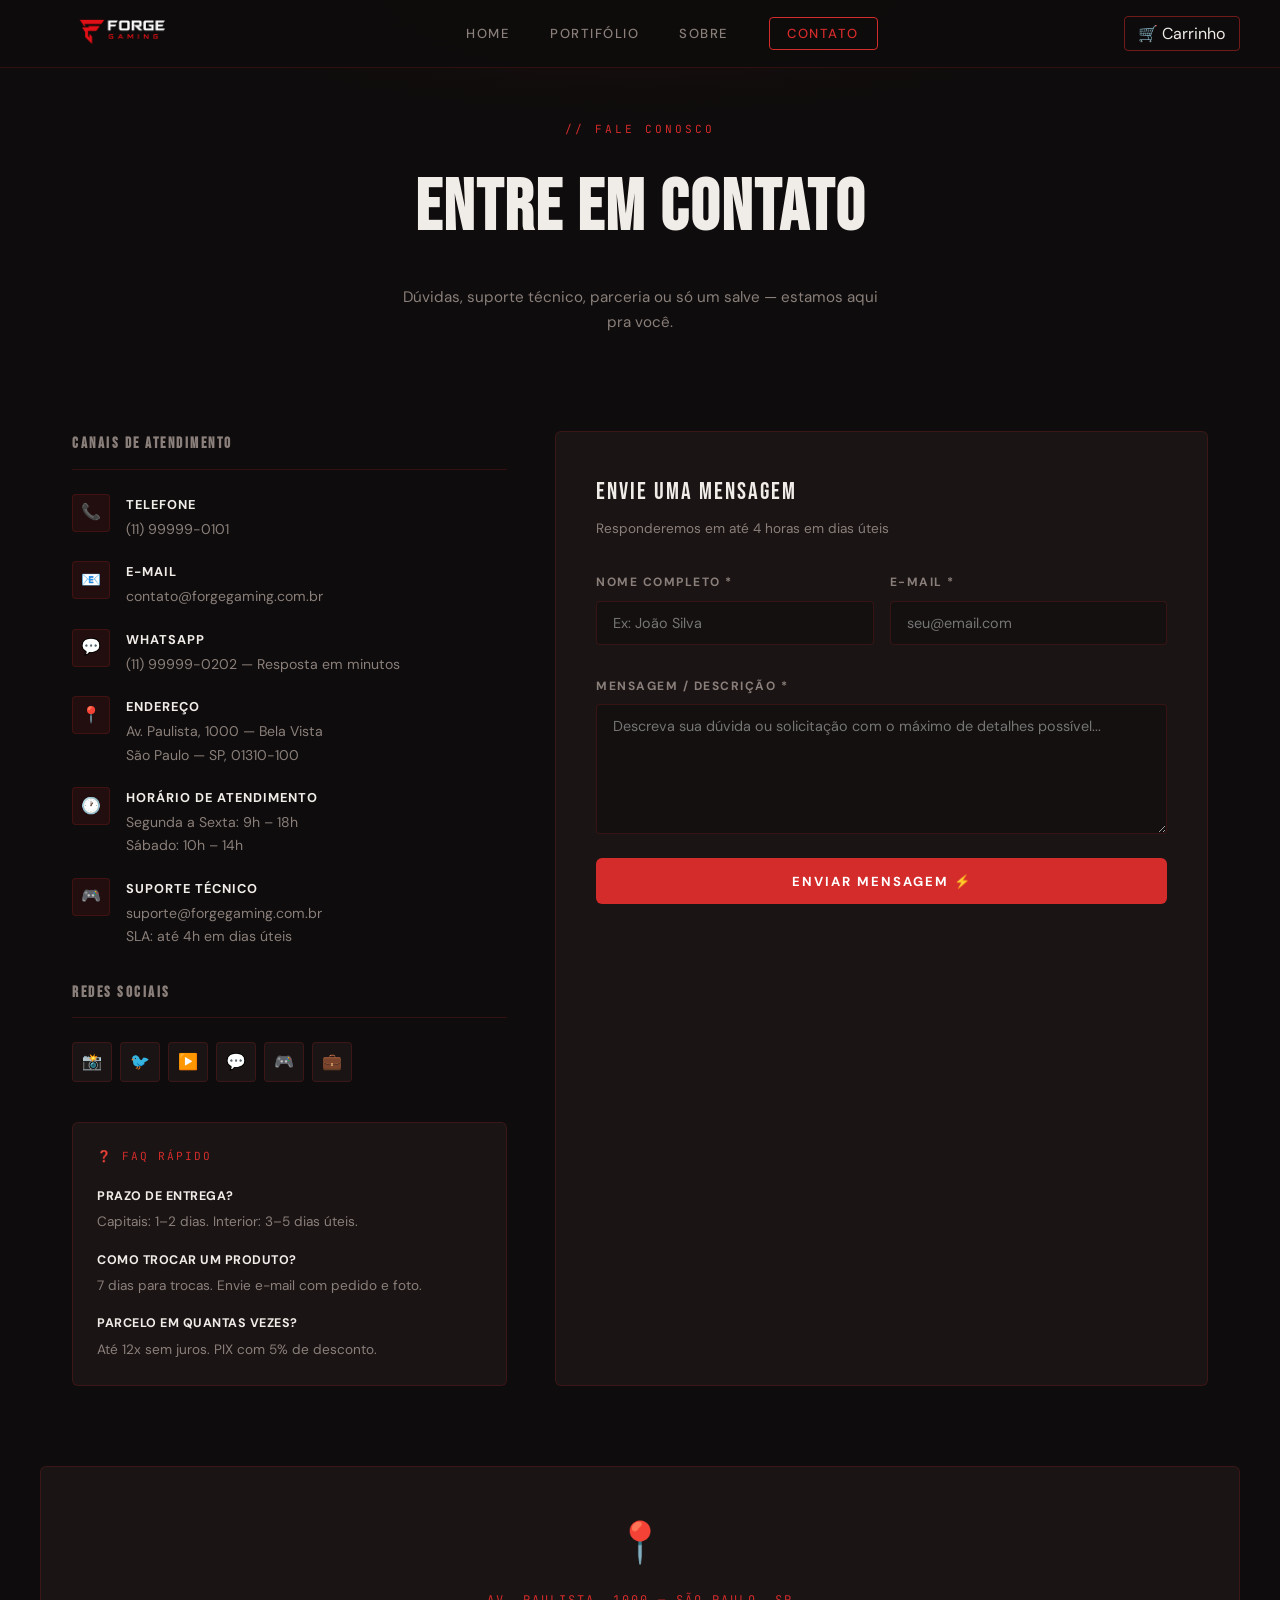
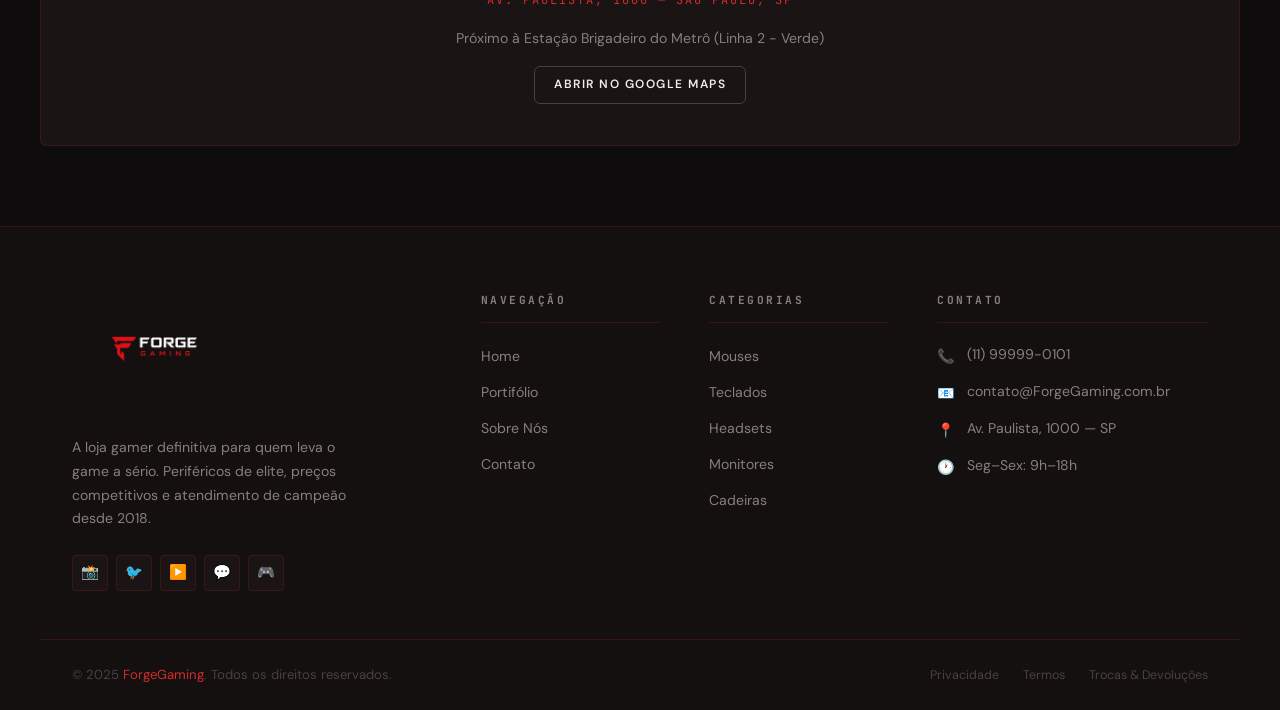
<file: pages/contato.html>
<!DOCTYPE html>
<html lang="pt-BR">
<head>
  <meta charset="UTF-8" />
  <meta name="viewport" content="width=device-width, initial-scale=1.0" />
  <meta name="description" content="Entre em contato com a NexusGear. Dúvidas, suporte, parcerias ou apenas um salve para a equipe." />
  <title>Contato | ForgeGaming</title>
  <link rel="stylesheet" href="../src/css/estilo.css" />
</head>
<body>

  
   <!-- ===== NAVIGATION ===== -->
    <nav id="navbar">
   <a href="../index.html" class="nav-logo">
  <img src="../src/assets/img/logo.jpg" alt="Forge Gaming Logo">
</a>
    <ul class="nav-links">
      <li><a href="../index.html" >Home</a></li>
      <li><a href="./portifolio.html">Portifólio</a></li>
      <li><a href="./sobre.html">Sobre</a></li>
      <li><a href="./contato.html" class="nav-cta active">Contato</a></li>
    </ul>
    <div style="display:flex; align-items:center; gap:1rem;">
      <button class="nav-cart-btn" onclick="openCart()" aria-label="Carrinho">
        🛒 Carrinho
        <span class="cart-count" id="cart-count-nav">0</span>
      </button>
      <div class="hamburger" aria-label="Menu" role="button" tabindex="0">
        <span></span><span></span><span></span>
      </div>
    </div>
  </nav>
  <!-- ===== CONTACT HERO ===== -->
  <section class="contact-hero">
    <div class="section-tag">// Fale conosco</div>
    <h1 class="section-title">Entre em Contato</h1>
    <p class="section-desc" style="margin: 1rem auto 0;">
      Dúvidas, suporte técnico, parceria ou só um salve — estamos aqui pra você.
    </p>
  </section>

  <!-- ===== CONTACT SECTION ===== -->
  <section class="container" style="padding-top: 3rem;">
    <div class="contact-wrapper">

      <!-- CONTACT INFO -->
      <div class="contact-info">
        <h3>Canais de Atendimento</h3>

        <div class="contact-item">
          <div class="contact-icon">📞</div>
          <div class="contact-detail">
            <strong>Telefone</strong>
            <span>(11) 99999-0101</span>
          </div>
        </div>

        <div class="contact-item">
          <div class="contact-icon">📧</div>
          <div class="contact-detail">
            <strong>E-mail</strong>
            <span>contato@forgegaming.com.br</span>
          </div>
        </div>

        <div class="contact-item">
          <div class="contact-icon">💬</div>
          <div class="contact-detail">
            <strong>WhatsApp</strong>
            <span>(11) 99999-0202 — Resposta em minutos</span>
          </div>
        </div>

        <div class="contact-item">
          <div class="contact-icon">📍</div>
          <div class="contact-detail">
            <strong>Endereço</strong>
            <span>Av. Paulista, 1000 — Bela Vista<br/>São Paulo — SP, 01310-100</span>
          </div>
        </div>

        <div class="contact-item">
          <div class="contact-icon">🕐</div>
          <div class="contact-detail">
            <strong>Horário de Atendimento</strong>
            <span>Segunda a Sexta: 9h – 18h<br/>Sábado: 10h – 14h</span>
          </div>
        </div>

        <div class="contact-item">
          <div class="contact-icon">🎮</div>
          <div class="contact-detail">
            <strong>Suporte Técnico</strong>
            <span>suporte@forgegaming.com.br<br/>SLA: até 4h em dias úteis</span>
          </div>
        </div>

        <h3 style="margin-top: 2rem;">Redes Sociais</h3>
        <div class="social-links-contact">
          <a href="#" class="social-btn" title="Instagram">📸</a>
          <a href="#" class="social-btn" title="Twitter/X">🐦</a>
          <a href="#" class="social-btn" title="YouTube">▶️</a>
          <a href="#" class="social-btn" title="Discord">💬</a>
          <a href="#" class="social-btn" title="Twitch">🎮</a>
          <a href="#" class="social-btn" title="LinkedIn">💼</a>
        </div>

        <!-- Quick FAQ -->
        <div style="margin-top: 2.5rem; background: var(--bg-card); border: 1px solid var(--border); border-radius: var(--radius); padding: 1.5rem;">
          <div style="font-family: var(--font-mono); font-size: 0.7rem; color: var(--accent); letter-spacing: 2px; margin-bottom: 1.25rem; text-transform: uppercase;">❓ FAQ Rápido</div>
          <div style="display: flex; flex-direction: column; gap: 1rem;">
            <div>
              <p style="font-size: 0.78rem; font-weight: 700; color: var(--text-primary); margin-bottom: 0.3rem; text-transform: uppercase; letter-spacing: 0.5px;">Prazo de entrega?</p>
              <p style="color: var(--text-muted); font-size: 0.85rem;">Capitais: 1–2 dias. Interior: 3–5 dias úteis.</p>
            </div>
            <div>
              <p style="font-size: 0.78rem; font-weight: 700; color: var(--text-primary); margin-bottom: 0.3rem; text-transform: uppercase; letter-spacing: 0.5px;">Como trocar um produto?</p>
              <p style="color: var(--text-muted); font-size: 0.85rem;">7 dias para trocas. Envie e-mail com pedido e foto.</p>
            </div>
            <div>
              <p style="font-size: 0.78rem; font-weight: 700; color: var(--text-primary); margin-bottom: 0.3rem; text-transform: uppercase; letter-spacing: 0.5px;">Parcelo em quantas vezes?</p>
              <p style="color: var(--text-muted); font-size: 0.85rem;">Até 12x sem juros. PIX com 5% de desconto.</p>
            </div>
          </div>
        </div>
      </div>

      <!-- CONTACT FORM -->
      <div class="contact-form-box">
        <div class="form-title">Envie uma Mensagem</div>
        <div class="form-subtitle">Responderemos em até 4 horas em dias úteis</div>

        <form id="contact-form" novalidate>
          <div class="form-row">
            <div class="form-group">
              <label for="nome">Nome Completo *</label>
              <input type="text" id="nome" name="nome" placeholder="Ex: João Silva" required autocomplete="name" />
              <span class="error-msg">Campo obrigatório</span>
            </div>
            <div class="form-group">
              <label for="email">E-mail *</label>
              <input type="email" id="email" name="email" placeholder="seu@email.com" required autocomplete="email" />
              <span class="error-msg">Campo obrigatório</span>
            </div>
          </div>

          <div class="form-group">
            <label for="descricao">Mensagem / Descrição *</label>
            <textarea id="descricao" name="descricao" placeholder="Descreva sua dúvida ou solicitação com o máximo de detalhes possível..." required minlength="10"></textarea>
            <span class="error-msg">Campo obrigatório</span>
          </div>

          <button type="submit" class="btn-submit">
            ENVIAR MENSAGEM ⚡
          </button>
        </form>

        <div class="form-success">
          <span class="success-icon">✅</span>
          <h3>Mensagem Enviada!</h3>
          <p>Obrigado pelo contato. Nossa equipe responderá em até 4 horas em dias úteis.</p>
        </div>
      </div>

    </div>
  </section>

  <!-- ===== MAP PLACEHOLDER ===== -->
  <section style="padding: 0 2rem 5rem;">
    <div class="container" style="padding:0">
      <div style="background: var(--bg-card); border: 1px solid var(--border); border-radius: var(--radius); overflow: hidden; height: 280px; display: flex; align-items: center; justify-content: center; flex-direction: column; gap: 1rem;">
        <span style="font-size: 2.5rem;">📍</span>
        <p style="font-family: var(--font-mono); font-size: 0.75rem; color: var(--accent); letter-spacing: 2px; text-transform: uppercase;">Av. Paulista, 1000 — São Paulo, SP</p>
        <p style="color: var(--text-muted); font-size: 0.88rem;">Próximo à Estação Brigadeiro do Metrô (Linha 2 - Verde)</p>
        <a href="https://maps.google.com" target="_blank" rel="noopener" class="btn-secondary" style="font-size:0.75rem; padding: 0.5rem 1.2rem;">
          ABRIR NO GOOGLE MAPS
        </a>
      </div>
    </div>
  </section>

  <!-- ===== FOOTER ===== -->
  <footer>
    <div class="footer-grid">
      <div class="footer-brand">
         <a href="index.html" class="nav-logo">
  <img src="../src/assets/img/logo.jpg" alt="Forge Gaming Logo">
</a>
        <p class="footer-desc">A loja gamer definitiva para quem leva o game a sério. Periféricos de elite, preços competitivos e atendimento de campeão desde 2018.</p>
        <div class="social-links">
          <a href="#" class="social-link">📸</a>
          <a href="#" class="social-link">🐦</a>
          <a href="#" class="social-link">▶️</a>
          <a href="#" class="social-link">💬</a>
          <a href="#" class="social-link">🎮</a>
        </div>
      </div>
      <div class="footer-col">
        <h4>Navegação</h4>
        <ul class="footer-links">
          <li><a href="../index.html">Home</a></li>
          <li><a href="../pages/portifolio.html">Portifólio</a></li>
          <li><a href="../pages/sobre.html">Sobre Nós</a></li>
          <li><a href="../pages/contato.html">Contato</a></li>
        </ul>
      </div>
      <div class="footer-col">
        <h4>Categorias</h4>
        <ul class="footer-links">
          <li><a href="portifolio.html?cat=mouse">Mouses</a></li>
          <li><a href="portifolio.html?cat=teclado">Teclados</a></li>
          <li><a href="portifolio.html?cat=headset">Headsets</a></li>
          <li><a href="portifolio.html?cat=monitor">Monitores</a></li>
          <li><a href="portifolio.html?cat=cadeira">Cadeiras</a></li>
        </ul>
      </div>
      <div class="footer-col">
        <h4>Contato</h4>
        <div class="footer-contact-item"><span>📞</span><span>(11) 99999-0101</span></div>
        <div class="footer-contact-item"><span>📧</span><span>contato@ForgeGaming.com.br</span></div>
        <div class="footer-contact-item"><span>📍</span><span>Av. Paulista, 1000 — SP</span></div>
        <div class="footer-contact-item"><span>🕐</span><span>Seg–Sex: 9h–18h</span></div>
      </div>
    </div>
    <div class="footer-bottom">
      <p>© 2025 <span>ForgeGaming</span>. Todos os direitos reservados.</p>
      <div class="footer-bottom-links">
        <a href="#">Privacidade</a>
        <a href="#">Termos</a>
        <a href="#">Trocas &amp; Devoluções</a>
      </div>
    </div>
  </footer>

  <script src="../src/js/script.js"></script>
</body>
</html>
</file>
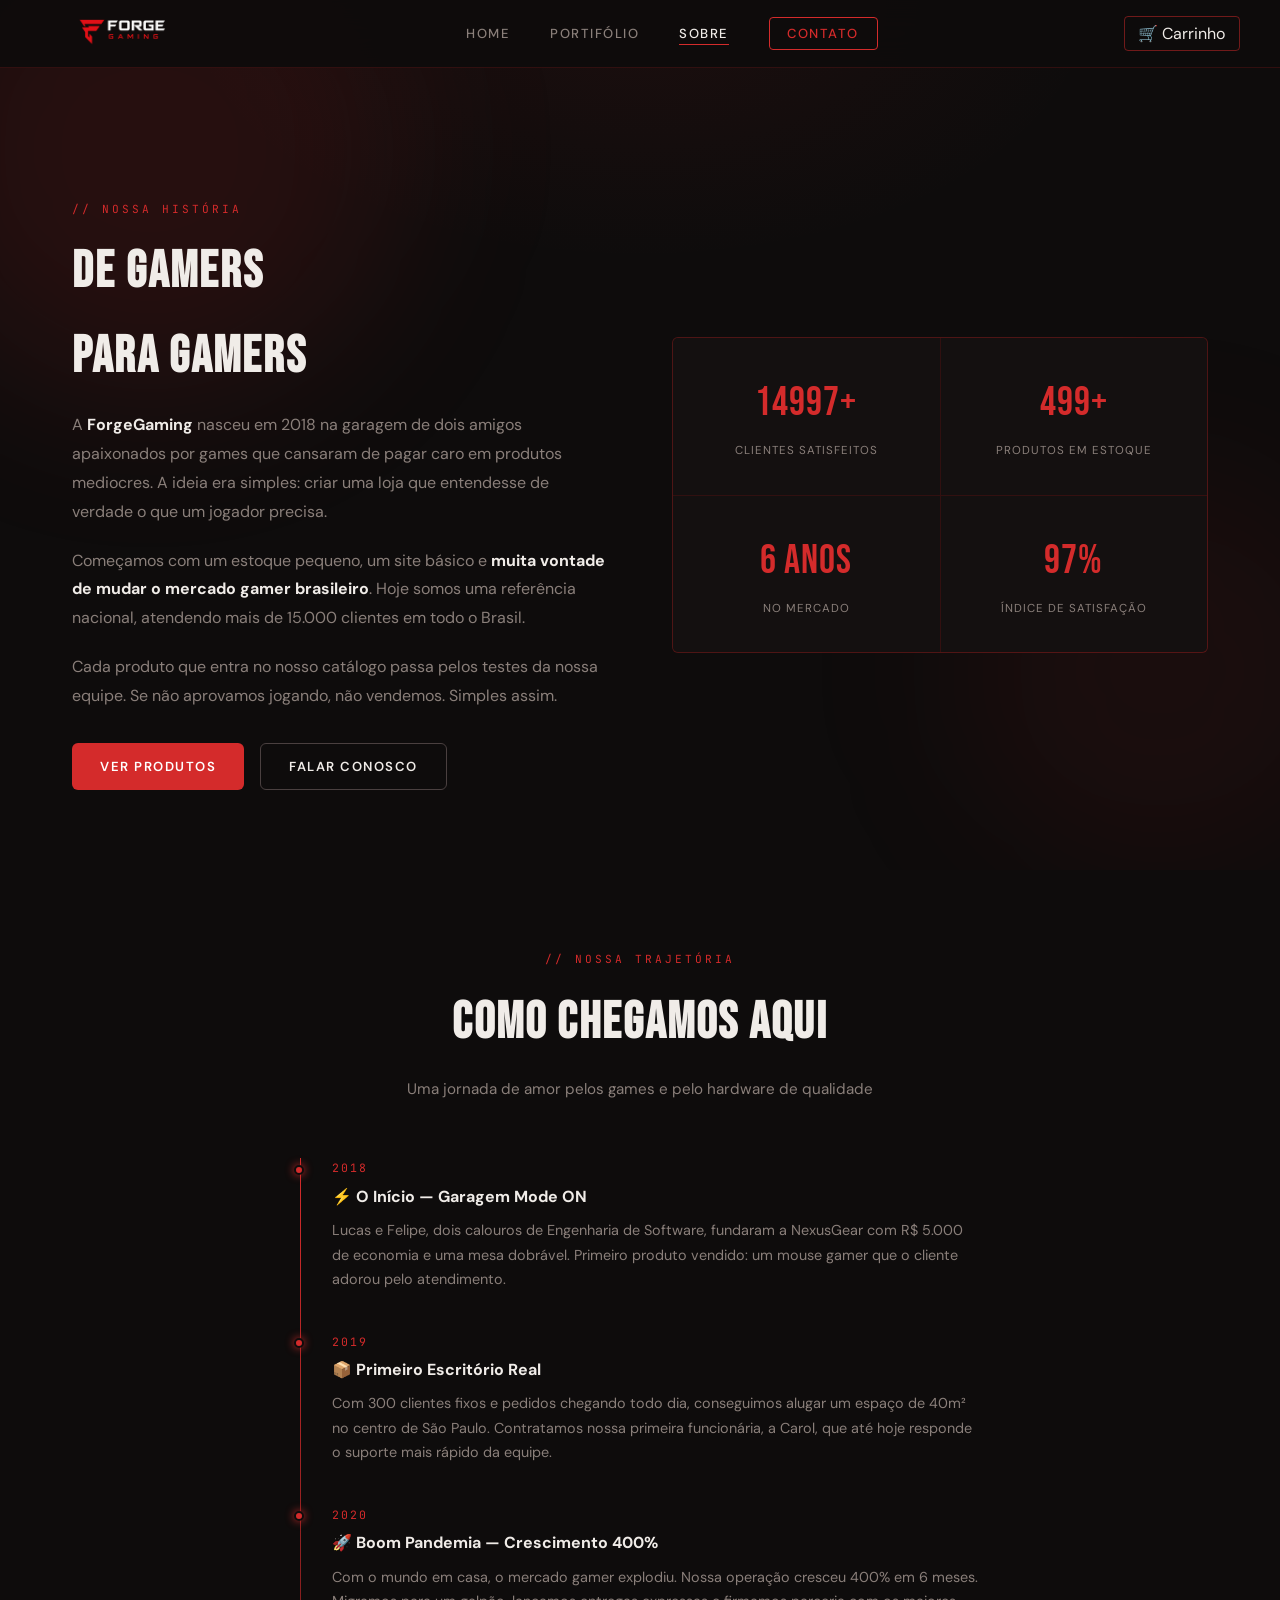
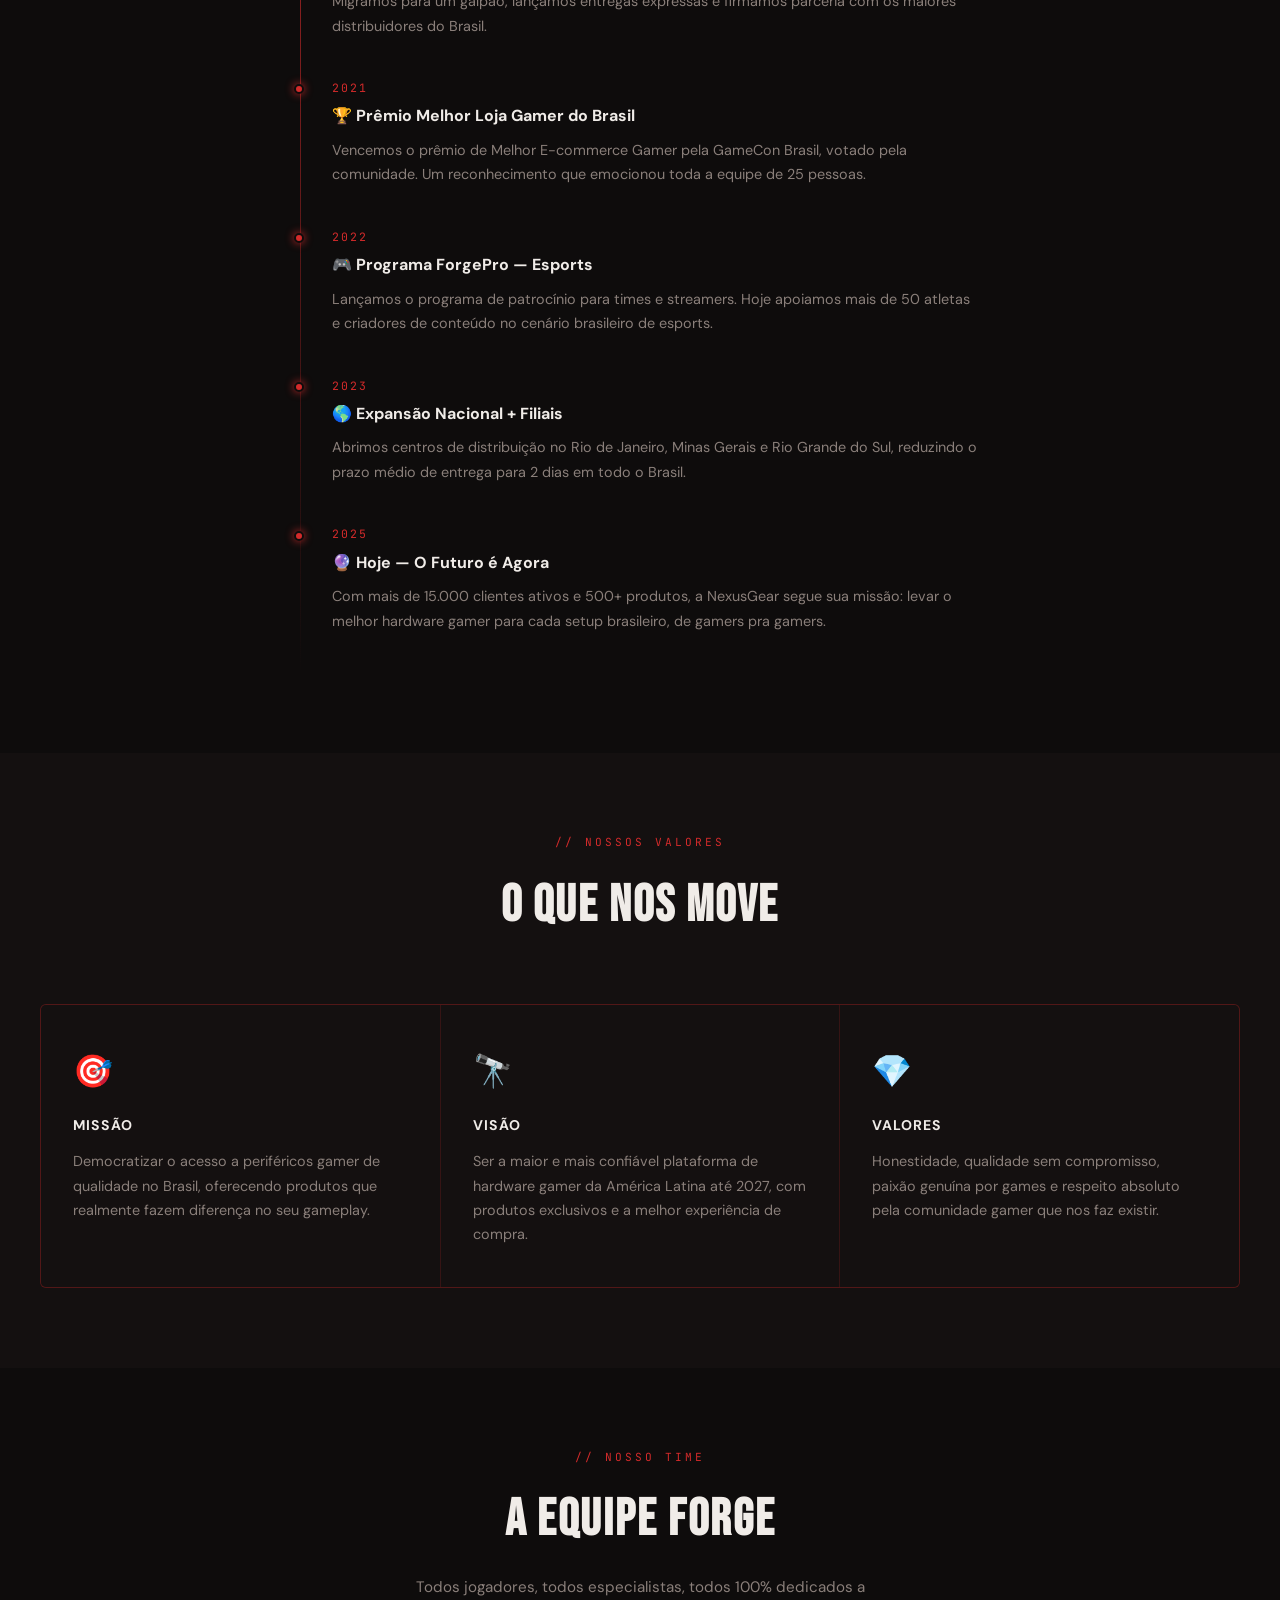
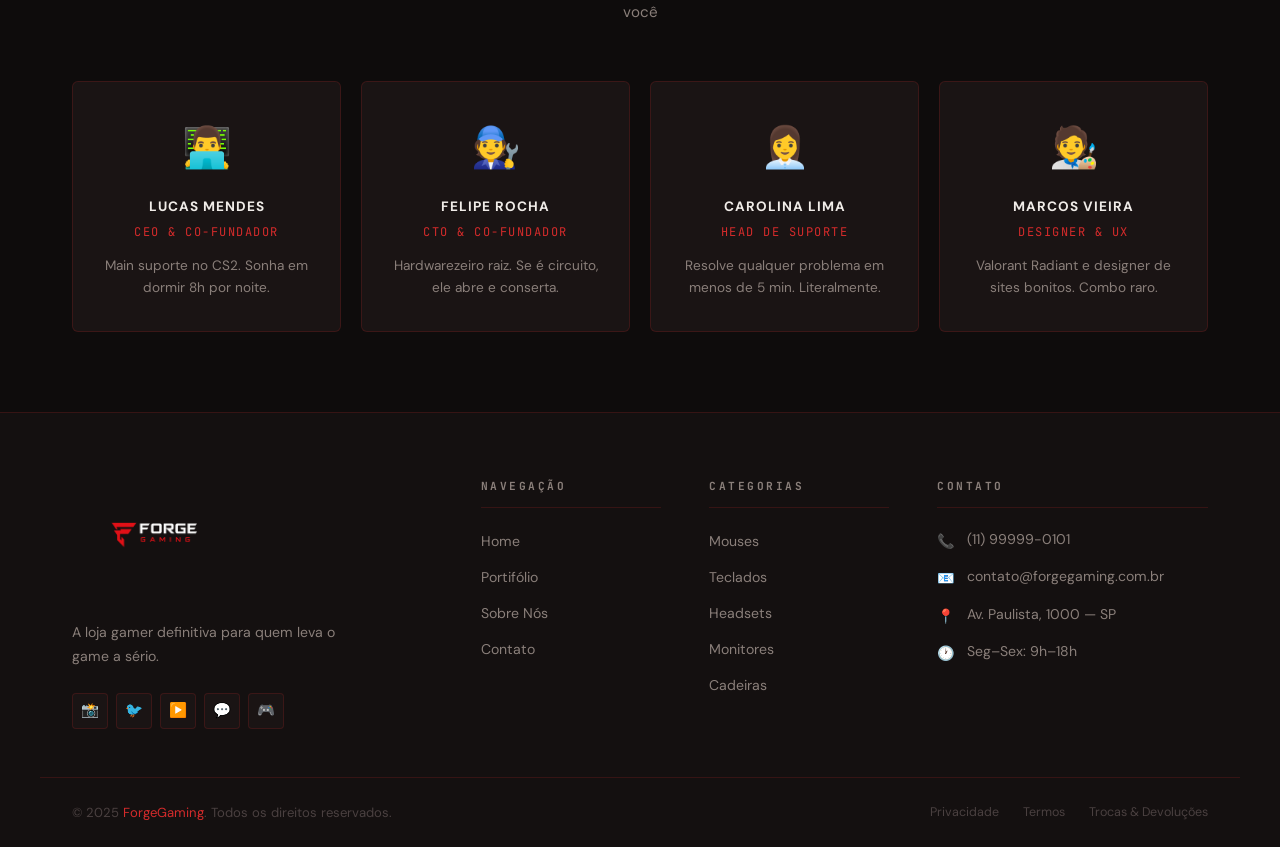
<file: pages/sobre.html>
<!DOCTYPE html>
<html lang="pt-BR">
<head>
  <meta charset="UTF-8" />
  <meta name="viewport" content="width=device-width, initial-scale=1.0" />
  <meta name="description" content="Sobre a NexusGear — Nossa história, missão e a equipe apaixonada por games que faz tudo acontecer." />
  <title>Sobre | ForgeGaming</title>
  <link rel="stylesheet" href="../src/css/estilo.css" />
</head>
<body>

  
   <!-- ===== NAVIGATION ===== -->
    <nav id="navbar">
   <a href="../index.html" class="nav-logo">
  <img src="../src/assets/img/logo.jpg" alt="Forge Gaming Logo">
</a>
    <ul class="nav-links">
      <li><a href="../index.html" >Home</a></li>
      <li><a href="./portifolio.html">Portifólio</a></li>
      <li><a href="./sobre.html" class="active">Sobre</a></li>
      <li><a href="./contato.html" class="nav-cta">Contato</a></li>
    </ul>
    <div style="display:flex; align-items:center; gap:1rem;">
      <button class="nav-cart-btn" onclick="openCart()" aria-label="Carrinho">
        🛒 Carrinho
        <span class="cart-count" id="cart-count-nav">0</span>
      </button>
      <div class="hamburger" aria-label="Menu" role="button" tabindex="0">
        <span></span><span></span><span></span>
      </div>
    </div>
  </nav>

  <!-- ===== ABOUT HERO ===== -->
  <section class="about-hero">
    <div class="hero-orb-1"></div>
    <div class="hero-orb-2"></div>
    <div class="container" style="position:relative; z-index:2; width:100%; padding-bottom:0;">
      <div class="about-grid">
        <div class="about-text">
          <div class="section-tag">// Nossa história</div>
          <h1 class="section-title" style="text-align:left; font-size: clamp(2rem,5vw,3.2rem);">
            De Gamers<br/>Para Gamers
          </h1>
          <p>
            A <strong>ForgeGaming</strong> nasceu em 2018 na garagem de dois amigos apaixonados por games que cansaram de pagar caro em produtos mediocres. A ideia era simples: criar uma loja que entendesse de verdade o que um jogador precisa.
          </p>
          <p>
            Começamos com um estoque pequeno, um site básico e <strong>muita vontade de mudar o mercado gamer brasileiro</strong>. Hoje somos uma referência nacional, atendendo mais de 15.000 clientes em todo o Brasil.
          </p>
          <p>
            Cada produto que entra no nosso catálogo passa pelos testes da nossa equipe. Se não aprovamos jogando, não vendemos. Simples assim.
          </p>
          <div style="display:flex; gap:1rem; margin-top: 2rem; flex-wrap:wrap;">
            <a href="portifolio.html" class="btn-primary">Ver Produtos</a>
            <a href="contato.html" class="btn-secondary">Falar Conosco</a>
          </div>
        </div>

        <div class="about-visual">
          <div class="about-stat-box">
            <span class="about-num" data-counter data-target="15000" data-suffix="+">0+</span>
            <span class="about-num-label">Clientes Satisfeitos</span>
          </div>
          <div class="about-stat-box">
            <span class="about-num" data-counter data-target="500" data-suffix="+">0+</span>
            <span class="about-num-label">Produtos em Estoque</span>
          </div>
          <div class="about-stat-box">
            <span class="about-num" data-counter data-target="7" data-suffix=" Anos">0</span>
            <span class="about-num-label">No Mercado</span>
          </div>
          <div class="about-stat-box">
            <span class="about-num" data-counter data-target="98" data-suffix="%">0</span>
            <span class="about-num-label">Índice de Satisfação</span>
          </div>
        </div>
      </div>
    </div>
  </section>

  <!-- ===== TIMELINE ===== -->
  <section class="container">
    <div class="section-header">
      <div class="section-tag">// Nossa trajetória</div>
      <h2 class="section-title">Como Chegamos Aqui</h2>
      <p class="section-desc">Uma jornada de amor pelos games e pelo hardware de qualidade</p>
    </div>

    <div style="max-width: 680px; margin: 0 auto;">
      <div class="timeline">

        <div class="timeline-item">
          <div class="timeline-year">2018</div>
          <div class="timeline-title">⚡ O Início — Garagem Mode ON</div>
          <div class="timeline-desc">
            Lucas e Felipe, dois calouros de Engenharia de Software, fundaram a NexusGear com R$ 5.000 de economia e uma mesa dobrável. Primeiro produto vendido: um mouse gamer que o cliente adorou pelo atendimento.
          </div>
        </div>

        <div class="timeline-item">
          <div class="timeline-year">2019</div>
          <div class="timeline-title">📦 Primeiro Escritório Real</div>
          <div class="timeline-desc">
            Com 300 clientes fixos e pedidos chegando todo dia, conseguimos alugar um espaço de 40m² no centro de São Paulo. Contratamos nossa primeira funcionária, a Carol, que até hoje responde o suporte mais rápido da equipe.
          </div>
        </div>

        <div class="timeline-item">
          <div class="timeline-year">2020</div>
          <div class="timeline-title">🚀 Boom Pandemia — Crescimento 400%</div>
          <div class="timeline-desc">
            Com o mundo em casa, o mercado gamer explodiu. Nossa operação cresceu 400% em 6 meses. Migramos para um galpão, lançamos entregas expressas e firmamos parceria com os maiores distribuidores do Brasil.
          </div>
        </div>

        <div class="timeline-item">
          <div class="timeline-year">2021</div>
          <div class="timeline-title">🏆 Prêmio Melhor Loja Gamer do Brasil</div>
          <div class="timeline-desc">
            Vencemos o prêmio de Melhor E-commerce Gamer pela GameCon Brasil, votado pela comunidade. Um reconhecimento que emocionou toda a equipe de 25 pessoas.
          </div>
        </div>

        <div class="timeline-item">
          <div class="timeline-year">2022</div>
          <div class="timeline-title">🎮 Programa ForgePro — Esports</div>
          <div class="timeline-desc">
            Lançamos o programa de patrocínio para times e streamers. Hoje apoiamos mais de 50 atletas e criadores de conteúdo no cenário brasileiro de esports.
          </div>
        </div>

        <div class="timeline-item">
          <div class="timeline-year">2023</div>
          <div class="timeline-title">🌎 Expansão Nacional + Filiais</div>
          <div class="timeline-desc">
            Abrimos centros de distribuição no Rio de Janeiro, Minas Gerais e Rio Grande do Sul, reduzindo o prazo médio de entrega para 2 dias em todo o Brasil.
          </div>
        </div>

        <div class="timeline-item">
          <div class="timeline-year">2025</div>
          <div class="timeline-title">🔮 Hoje — O Futuro é Agora</div>
          <div class="timeline-desc">
            Com mais de 15.000 clientes ativos e 500+ produtos, a NexusGear segue sua missão: levar o melhor hardware gamer para cada setup brasileiro, de gamers pra gamers.
          </div>
        </div>

      </div>
    </div>
  </section>

  <!-- ===== MISSÃO ===== -->
  <section style="background: var(--bg-secondary); padding: 5rem 2rem;">
    <div class="container" style="padding:0">
      <div class="section-header">
        <div class="section-tag">// Nossos valores</div>
        <h2 class="section-title">O Que Nos Move</h2>
      </div>
      <div style="display: grid; grid-template-columns: repeat(auto-fit, minmax(260px, 1fr)); gap: 1px; background: var(--border); border: 1px solid var(--border); border-radius: var(--radius); overflow: hidden;">
        <div class="about-stat-box" style="padding: 2.5rem 2rem; text-align: left;">
          <span style="font-size: 2rem; display: block; margin-bottom: 1rem;">🎯</span>
          <div class="team-name" style="margin-bottom: 0.75rem;">Missão</div>
          <p style="color: var(--text-muted); font-size: 0.9rem; line-height: 1.7;">
            Democratizar o acesso a periféricos gamer de qualidade no Brasil, oferecendo produtos que realmente fazem diferença no seu gameplay.
          </p>
        </div>
        <div class="about-stat-box" style="padding: 2.5rem 2rem; text-align: left;">
          <span style="font-size: 2rem; display: block; margin-bottom: 1rem;">🔭</span>
          <div class="team-name" style="margin-bottom: 0.75rem;">Visão</div>
          <p style="color: var(--text-muted); font-size: 0.9rem; line-height: 1.7;">
            Ser a maior e mais confiável plataforma de hardware gamer da América Latina até 2027, com produtos exclusivos e a melhor experiência de compra.
          </p>
        </div>
        <div class="about-stat-box" style="padding: 2.5rem 2rem; text-align: left;">
          <span style="font-size: 2rem; display: block; margin-bottom: 1rem;">💎</span>
          <div class="team-name" style="margin-bottom: 0.75rem;">Valores</div>
          <p style="color: var(--text-muted); font-size: 0.9rem; line-height: 1.7;">
            Honestidade, qualidade sem compromisso, paixão genuína por games e respeito absoluto pela comunidade gamer que nos faz existir.
          </p>
        </div>
      </div>
    </div>
  </section>

  <!-- ===== EQUIPE ===== -->
  <section class="container">
    <div class="section-header">
      <div class="section-tag">// Nosso time</div>
      <h2 class="section-title">A Equipe Forge</h2>
      <p class="section-desc">Todos jogadores, todos especialistas, todos 100% dedicados a você</p>
    </div>
    <div class="team-grid">
      <div class="team-card">
        <div class="team-avatar">👨‍💻</div>
        <div class="team-name">Lucas Mendes</div>
        <div class="team-role">CEO & Co-Fundador</div>
        <p style="color:var(--text-muted); font-size:0.85rem; margin-top:0.75rem; line-height:1.6;">Main suporte no CS2. Sonha em dormir 8h por noite.</p>
      </div>
      <div class="team-card">
        <div class="team-avatar">🧑‍🔧</div>
        <div class="team-name">Felipe Rocha</div>
        <div class="team-role">CTO & Co-Fundador</div>
        <p style="color:var(--text-muted); font-size:0.85rem; margin-top:0.75rem; line-height:1.6;">Hardwarezeiro raiz. Se é circuito, ele abre e conserta.</p>
      </div>
      <div class="team-card">
        <div class="team-avatar">👩‍💼</div>
        <div class="team-name">Carolina Lima</div>
        <div class="team-role">Head de Suporte</div>
        <p style="color:var(--text-muted); font-size:0.85rem; margin-top:0.75rem; line-height:1.6;">Resolve qualquer problema em menos de 5 min. Literalmente.</p>
      </div>
      <div class="team-card">
        <div class="team-avatar">🧑‍🎨</div>
        <div class="team-name">Marcos Vieira</div>
        <div class="team-role">Designer & UX</div>
        <p style="color:var(--text-muted); font-size:0.85rem; margin-top:0.75rem; line-height:1.6;">Valorant Radiant e designer de sites bonitos. Combo raro.</p>
      </div>
    </div>
  </section>

  <!-- ===== FOOTER ===== -->
  <footer>
    <div class="footer-grid">
      <div class="footer-brand">
         <a href="index.html" class="nav-logo">
  <img src="../src/assets/img/logo.jpg" alt="Forge Gaming Logo">
</a>
        <p class="footer-desc">A loja gamer definitiva para quem leva o game a sério.</p>
        <div class="social-links">
          <a href="#" class="social-link">📸</a>
          <a href="#" class="social-link">🐦</a>
          <a href="#" class="social-link">▶️</a>
          <a href="#" class="social-link">💬</a>
          <a href="#" class="social-link">🎮</a>
        </div>
      </div>
      <div class="footer-col">
        <h4>Navegação</h4>
        <ul class="footer-links">
          <li><a href="../index.html">Home</a></li>
          <li><a href="../pages/portifolio.html">Portifólio</a></li>
          <li><a href="../pages/sobre.html">Sobre Nós</a></li>
          <li><a href="../pages/contato.html">Contato</a></li>
        </ul>
      </div>
      <div class="footer-col">
        <h4>Categorias</h4>
        <ul class="footer-links">
          <li><a href="portifolio.html?cat=mouse">Mouses</a></li>
          <li><a href="portifolio.html?cat=teclado">Teclados</a></li>
          <li><a href="portifolio.html?cat=headset">Headsets</a></li>
          <li><a href="portifolio.html?cat=monitor">Monitores</a></li>
          <li><a href="portifolio.html?cat=cadeira">Cadeiras</a></li>
        </ul>
      </div>
      <div class="footer-col">
        <h4>Contato</h4>
        <div class="footer-contact-item"><span>📞</span><span>(11) 99999-0101</span></div>
        <div class="footer-contact-item"><span>📧</span><span>contato@forgegaming.com.br</span></div>
        <div class="footer-contact-item"><span>📍</span><span>Av. Paulista, 1000 — SP</span></div>
        <div class="footer-contact-item"><span>🕐</span><span>Seg–Sex: 9h–18h</span></div>
      </div>
    </div>
    <div class="footer-bottom">
      <p>© 2025 <span>ForgeGaming</span>. Todos os direitos reservados.</p>
      <div class="footer-bottom-links">
        <a href="#">Privacidade</a>
        <a href="#">Termos</a>
        <a href="#">Trocas &amp; Devoluções</a>
      </div>
    </div>
  </footer>

  <script src="../src/js/script.js"></script>
</body>
</html>
</file>
<file: src/css/estilo.css>
/* =====================================================
   Forge Gaming — estilo.css
   ===================================================== */

@import url('https://fonts.googleapis.com/css2?family=Bebas+Neue&family=DM+Sans:wght@300;400;500;600&family=JetBrains+Mono:wght@400;600&display=swap');

/* ---- CSS Variables ---- */
:root {
  --bg-primary:    #0e0c0c;
  --bg-secondary:  #141010;
  --bg-card:       #1a1414;
  --bg-card-hover: #201818;
  --accent:        #d42b2b;
  --accent-dim:    #a01f1f;
  --accent-light:  #e84444;
  --accent-glow:   rgba(212, 43, 43, 0.35);
  --text-primary:  #f0ece8;
  --text-muted:    #8a7f7a;
  --text-faint:    #4a4040;
  --border:        rgba(212, 43, 43, 0.18);
  --border-hover:  rgba(212, 43, 43, 0.5);
  --font-display:  'Bebas Neue', cursive;
  --font-body:     'DM Sans', sans-serif;
  --font-mono:     'JetBrains Mono', monospace;
  --transition:    all 0.25s ease;
  --radius:        6px;
  --shadow:        0 4px 24px rgba(0,0,0,0.5);
  --glow:          0 0 20px rgba(212,43,43,0.4);
}

/* ---- Reset ---- */
*, *::before, *::after { box-sizing: border-box; margin: 0; padding: 0; }
html { scroll-behavior: smooth; }

body {
  background-color: var(--bg-primary);
  color: var(--text-primary);
  font-family: var(--font-body);
  font-size: 16px;
  line-height: 1.65;
  overflow-x: hidden;
}

/* Scrollbar */
::-webkit-scrollbar { width: 5px; }
::-webkit-scrollbar-track { background: var(--bg-secondary); }
::-webkit-scrollbar-thumb { background: var(--accent); border-radius: 99px; }

/* =====================
   NAVIGATION
   ===================== */
nav {
  position: fixed;
  top: 0; left: 0; right: 0;
  z-index: 999;
  padding: 0 2.5rem;
  height: 68px;
  display: flex;
  align-items: center;
  justify-content: space-between;
  background: rgba(14, 12, 12, 0.9);
  backdrop-filter: blur(16px);
  border-bottom: 1px solid var(--border);
  transition: var(--transition);
}

nav.scrolled {
  border-bottom-color: var(--accent);
  box-shadow: 0 2px 20px rgba(212,43,43,0.12);
}


.nav-logo {
  display: flex;
  align-items: center;
  text-decoration: none;
}

.nav-logo img {
  height: 120px;
  width: auto;
  object-fit: contain;
  display: block;
  transition: var(--transition);
}

.nav-logo img:hover {
  transform: scale(1.03);
}

.nav-links {
  display: flex;
  list-style: none;
  gap: 2.5rem;
  align-items: center;
}

.nav-links a {
  color: var(--text-muted);
  text-decoration: none;
  font-size: 0.82rem;
  font-weight: 500;
  letter-spacing: 1.5px;
  text-transform: uppercase;
  transition: var(--transition);
  position: relative;
  padding-bottom: 3px;
}

.nav-links a::after {
  content: '';
  position: absolute;
  bottom: 0; left: 0;
  width: 0; height: 1.5px;
  background: var(--accent);
  transition: width 0.25s ease;
}

.nav-links a:hover, .nav-links a.active {
  color: var(--text-primary);
}
.nav-links a:hover::after, .nav-links a.active::after { width: 100%; }

.nav-cta {
  border: 1px solid var(--accent) !important;
  color: var(--accent) !important;
  padding: 0.45rem 1.1rem !important;
  border-radius: 4px;
}
.nav-cta::after { display: none !important; }
.nav-cta:hover {
  background: var(--accent) !important;
  color: #fff !important;
}

/* Cart icon in nav */
.nav-cart-btn {
  position: relative;
  background: none;
  border: 1px solid var(--border-hover);
  color: var(--text-primary);
  cursor: pointer;
  padding: 0.4rem 0.85rem;
  border-radius: 4px;
  font-size: 1rem;
  display: flex;
  align-items: center;
  gap: 0.4rem;
  transition: var(--transition);
  font-family: var(--font-body);
}
.nav-cart-btn:hover { border-color: var(--accent); color: var(--accent); }
.cart-count {
  position: absolute;
  top: -6px; right: -6px;
  background: var(--accent);
  color: #fff;
  font-size: 0.65rem;
  font-weight: 700;
  width: 18px; height: 18px;
  border-radius: 50%;
  display: flex; align-items: center; justify-content: center;
  opacity: 0;
  transition: var(--transition);
}
.cart-count.visible { opacity: 1; }

/* Hamburger */
.hamburger { display: none; flex-direction: column; gap: 5px; cursor: pointer; padding: 4px; }
.hamburger span { display: block; width: 24px; height: 2px; background: var(--text-primary); transition: var(--transition); }

/* =====================
   CART SIDEBAR
   ===================== */
.cart-overlay {
  position: fixed;
  inset: 0;
  background: rgba(0,0,0,0.6);
  z-index: 1100;
  opacity: 0;
  pointer-events: none;
  transition: opacity 0.3s ease;
}
.cart-overlay.open { opacity: 1; pointer-events: all; }

.cart-sidebar {
  position: fixed;
  top: 0; right: 0;
  width: 380px;
  max-width: 95vw;
  height: 100vh;
  background: var(--bg-secondary);
  border-left: 1px solid var(--border);
  z-index: 1101;
  transform: translateX(100%);
  transition: transform 0.35s cubic-bezier(0.25, 0.46, 0.45, 0.94);
  display: flex;
  flex-direction: column;
}
.cart-sidebar.open { transform: translateX(0); }

.cart-header {
  padding: 1.5rem;
  border-bottom: 1px solid var(--border);
  display: flex;
  align-items: center;
  justify-content: space-between;
}
.cart-header h2 {
  font-family: var(--font-display);
  font-size: 1.4rem;
  letter-spacing: 2px;
}
.cart-close {
  background: none;
  border: none;
  color: var(--text-muted);
  font-size: 1.4rem;
  cursor: pointer;
  padding: 0.25rem;
  transition: var(--transition);
  line-height: 1;
}
.cart-close:hover { color: var(--accent); }

.cart-items {
  flex: 1;
  overflow-y: auto;
  padding: 1rem 1.5rem;
  display: flex;
  flex-direction: column;
  gap: 1rem;
}

.cart-empty {
  text-align: center;
  padding: 3rem 1rem;
  color: var(--text-muted);
}
.cart-empty .empty-icon { font-size: 3rem; display: block; margin-bottom: 1rem; opacity: 0.4; }
.cart-empty p { font-size: 0.95rem; }

.cart-item {
  display: flex;
  align-items: center;
  gap: 1rem;
  padding: 1rem;
  background: var(--bg-card);
  border: 1px solid var(--border);
  border-radius: var(--radius);
  animation: slideIn 0.2s ease;
}
@keyframes slideIn { from { opacity:0; transform: translateX(16px); } to { opacity:1; transform:translateX(0); } }

.cart-item-icon { font-size: 2rem; flex-shrink: 0; }
.cart-item-info { flex: 1; min-width: 0; }
.cart-item-name { font-size: 0.85rem; font-weight: 600; white-space: nowrap; overflow: hidden; text-overflow: ellipsis; }
.cart-item-cat { font-size: 0.72rem; color: var(--text-muted); margin-top: 2px; }
.cart-item-price { font-family: var(--font-mono); font-size: 0.9rem; color: var(--accent); margin-top: 4px; }
.cart-item-remove {
  background: none;
  border: 1px solid var(--text-faint);
  color: var(--text-muted);
  width: 28px; height: 28px;
  border-radius: 4px;
  cursor: pointer;
  font-size: 0.85rem;
  display: flex; align-items: center; justify-content: center;
  flex-shrink: 0;
  transition: var(--transition);
}
.cart-item-remove:hover { border-color: var(--accent); color: var(--accent); background: rgba(212,43,43,0.08); }

.cart-footer {
  padding: 1.5rem;
  border-top: 1px solid var(--border);
}
.cart-total {
  display: flex;
  justify-content: space-between;
  align-items: baseline;
  margin-bottom: 1.25rem;
}
.cart-total-label { font-size: 0.85rem; color: var(--text-muted); text-transform: uppercase; letter-spacing: 1px; }
.cart-total-value { font-family: var(--font-mono); font-size: 1.2rem; color: var(--text-primary); }

/* =====================
   BUTTONS
   ===================== */
.btn-primary {
  display: inline-flex;
  align-items: center;
  justify-content: center;
  gap: 0.5rem;
  padding: 0.75rem 1.75rem;
  background: var(--accent);
  color: #fff;
  text-decoration: none;
  font-size: 0.82rem;
  font-weight: 600;
  letter-spacing: 1.5px;
  text-transform: uppercase;
  border: none;
  border-radius: var(--radius);
  cursor: pointer;
  transition: var(--transition);
}
.btn-primary:hover { background: var(--accent-light); box-shadow: var(--glow); transform: translateY(-1px); }

.btn-secondary {
  display: inline-flex;
  align-items: center;
  justify-content: center;
  gap: 0.5rem;
  padding: 0.75rem 1.75rem;
  background: transparent;
  color: var(--text-primary);
  text-decoration: none;
  font-size: 0.82rem;
  font-weight: 600;
  letter-spacing: 1.5px;
  text-transform: uppercase;
  border: 1px solid var(--text-faint);
  border-radius: var(--radius);
  cursor: pointer;
  transition: var(--transition);
}
.btn-secondary:hover { border-color: var(--text-muted); background: rgba(255,255,255,0.04); }

/* =====================
   HERO
   ===================== */
.hero {
  min-height: 100vh;
  display: flex;
  align-items: center;
  justify-content: center;
  position: relative;
  overflow: hidden;
  padding: 110px 2rem 5rem;
  background: radial-gradient(ellipse 70% 60% at 50% 0%, rgba(212,43,43,0.08) 0%, transparent 60%);
}

.hero::before {
  content: '';
  position: absolute;
  inset: 0;
  background-image:
    linear-gradient(rgba(212,43,43,0.05) 1px, transparent 1px),
    linear-gradient(90deg, rgba(212,43,43,0.05) 1px, transparent 1px);
  background-size: 50px 50px;
  mask-image: radial-gradient(ellipse 80% 60% at center, black 0%, transparent 75%);
}

.hero-orb-1, .hero-orb-2 { position: absolute; border-radius: 50%; pointer-events: none; filter: blur(80px); }
.hero-orb-1 { width: 500px; height: 500px; background: rgba(212,43,43,0.12); top: -100px; left: -100px; }
.hero-orb-2 { width: 400px; height: 400px; background: rgba(180,30,30,0.08); bottom: 0; right: -80px; }

.hero-content {
  text-align: center;
  max-width: 780px;
  position: relative;
  z-index: 2;
}

.hero-tag {
  display: inline-block;
  font-family: var(--font-mono);
  font-size: 0.72rem;
  color: var(--accent);
  letter-spacing: 2px;
  text-transform: uppercase;
  margin-bottom: 1.5rem;
  padding: 0.35rem 0.85rem;
  border: 1px solid var(--border);
  border-radius: 99px;
  background: rgba(212,43,43,0.06);
}

.hero-title {
  font-family: var(--font-display);
  font-size: clamp(4.5rem, 12vw, 9rem);
  line-height: 0.92;
  letter-spacing: 2px;
  margin-bottom: 1.5rem;
  display: flex;
  flex-direction: column;
}
.line-1 { color: var(--text-primary); }
.line-2 { color: var(--accent); }

.hero-subtitle {
  font-size: 1.05rem;
  color: var(--text-muted);
  max-width: 520px;
  margin: 0 auto 2.5rem;
  line-height: 1.7;
}

.hero-buttons { display: flex; gap: 1rem; justify-content: center; flex-wrap: wrap; margin-bottom: 4rem; }

.hero-stats {
  display: grid;
  grid-template-columns: repeat(4, 1fr);
  gap: 1px;
  background: var(--border);
  border: 1px solid var(--border);
  border-radius: var(--radius);
  overflow: hidden;
  max-width: 560px;
  margin: 0 auto;
}
.stat-item {
  display: flex;
  flex-direction: column;
  align-items: center;
  padding: 1.1rem 0.5rem;
  background: var(--bg-secondary);
}
.stat-number {
  font-family: var(--font-display);
  font-size: 1.8rem;
  color: var(--accent);
  letter-spacing: 1px;
}
.stat-label { font-size: 0.72rem; color: var(--text-muted); text-transform: uppercase; letter-spacing: 1px; margin-top: 2px; }

.scroll-indicator {
  position: absolute;
  bottom: 2.5rem;
  left: 50%;
  transform: translateX(-50%);
  display: flex;
  flex-direction: column;
  align-items: center;
  gap: 0.5rem;
  opacity: 0.4;
  z-index: 2;
}
.scroll-line {
  width: 1px;
  height: 40px;
  background: linear-gradient(to bottom, transparent, var(--accent));
  animation: scrollAnim 1.5s ease infinite;
}
.scroll-indicator span { font-family: var(--font-mono); font-size: 0.6rem; letter-spacing: 3px; color: var(--text-muted); }
@keyframes scrollAnim { 0%,100%{opacity:0.2} 50%{opacity:1} }

/* =====================
   CONTAINER
   ===================== */
.container {
  width: 100%;
  max-width: 1200px;
  margin: 0 auto;
  padding: 5rem 2rem;
}

/* =====================
   SECTION HEADERS
   ===================== */
.section-header { text-align: center; margin-bottom: 3.5rem; }
.section-tag {
  font-family: var(--font-mono);
  font-size: 0.7rem;
  color: var(--accent);
  letter-spacing: 3px;
  text-transform: uppercase;
  margin-bottom: 0.75rem;
}
.section-title {
  font-family: var(--font-display);
  font-size: clamp(2rem, 5vw, 3.2rem);
  letter-spacing: 2px;
  color: var(--text-primary);
  margin-bottom: 0.75rem;
}
.section-desc { color: var(--text-muted); font-size: 0.95rem; max-width: 480px; margin: 0 auto; }

/* =====================
   CATEGORIES
   ===================== */
.categories { padding-top: 0 !important; }
.categories-grid {
  display: grid;
  grid-template-columns: repeat(auto-fit, minmax(120px, 1fr));
  gap: 1px;
  background: var(--border);
  border: 1px solid var(--border);
  border-radius: var(--radius);
  overflow: hidden;
}
.cat-item {
  display: flex;
  flex-direction: column;
  align-items: center;
  gap: 0.6rem;
  padding: 1.5rem 1rem;
  background: var(--bg-secondary);
  text-decoration: none;
  transition: var(--transition);
  color: var(--text-muted);
}
.cat-item:hover { background: var(--bg-card-hover); color: var(--text-primary); }
.cat-icon { font-size: 1.6rem; }
.cat-name { font-size: 0.75rem; font-weight: 600; letter-spacing: 0.5px; text-transform: uppercase; }

/* =====================
   PRODUCT CARDS
   ===================== */
.products-grid {
  display: grid;
  grid-template-columns: repeat(auto-fill, minmax(240px, 1fr));
  gap: 1.25rem;
}

.product-card {
  background: var(--bg-card);
  border: 1px solid var(--border);
  border-radius: var(--radius);
  overflow: hidden;
  position: relative;
  display: flex;
  flex-direction: column;
  transition: var(--transition);
}
.product-card:hover {
  border-color: var(--border-hover);
  transform: translateY(-3px);
  box-shadow: 0 8px 30px rgba(0,0,0,0.4), 0 0 0 1px rgba(212,43,43,0.1);
}

.card-badge {
  position: absolute;
  top: 0.75rem; left: 0.75rem;
  font-family: var(--font-mono);
  font-size: 0.65rem;
  font-weight: 600;
  padding: 0.25rem 0.6rem;
  border-radius: 3px;
  letter-spacing: 1px;
  text-transform: uppercase;
  z-index: 2;
}
.badge-hot { background: var(--accent); color: #fff; }
.badge-new { background: #1a3a1a; color: #4ade80; border: 1px solid rgba(74,222,128,0.3); }
.badge-sale { background: rgba(212,43,43,0.15); color: var(--accent-light); border: 1px solid var(--border); }

.card-img {
  height: 185px;
  display: flex;
  align-items: center;
  justify-content: center;
  font-size: 4rem;
  background: linear-gradient(135deg, var(--bg-secondary), var(--bg-card));
  border-bottom: 1px solid var(--border);
  overflow: hidden;
}

.card-body { padding: 1.1rem; display: flex; flex-direction: column; gap: 0.5rem; flex: 1; }
.card-category { font-family: var(--font-mono); font-size: 0.65rem; color: var(--text-muted); letter-spacing: 1.5px; text-transform: uppercase; }
.card-title { font-size: 0.9rem; font-weight: 600; line-height: 1.4; color: var(--text-primary); }
.card-rating { display: flex; align-items: center; gap: 0.5rem; font-size: 0.75rem; color: var(--text-muted); }
.star { color: #f59e0b; font-size: 0.7rem; letter-spacing: 1px; }

.card-price { display: flex; align-items: baseline; gap: 0.6rem; margin-top: auto; padding-top: 0.5rem; }
.price-old { font-size: 0.78rem; color: var(--text-faint); text-decoration: line-through; font-family: var(--font-mono); }
.price-current { font-family: var(--font-mono); font-size: 1.05rem; color: var(--text-primary); font-weight: 600; }

.card-btn {
  width: 100%;
  padding: 0.65rem;
  background: transparent;
  border: 1px solid var(--border);
  color: var(--text-primary);
  font-size: 0.75rem;
  font-weight: 600;
  letter-spacing: 1px;
  text-transform: uppercase;
  cursor: pointer;
  border-radius: 4px;
  margin-top: 0.75rem;
  transition: var(--transition);
  font-family: var(--font-body);
}
.card-btn:hover { border-color: var(--accent); color: var(--accent); background: rgba(212,43,43,0.06); }
.card-btn.added { border-color: #4ade80; color: #4ade80; }

/* =====================
   FEATURED SECTION
   ===================== */
.featured { padding: 5rem 2rem; }

/* =====================
   PROMO BANNER
   ===================== */
.promo-banner {
  background: linear-gradient(135deg, var(--bg-card) 0%, #200a0a 100%);
  border: 1px solid rgba(212,43,43,0.3);
  border-radius: var(--radius);
  padding: 3rem 2rem;
  text-align: center;
}
.promo-tag {
  font-family: var(--font-mono);
  font-size: 0.7rem;
  color: var(--accent);
  letter-spacing: 3px;
  text-transform: uppercase;
  display: block;
  margin-bottom: 1rem;
}
.promo-title { font-family: var(--font-display); font-size: clamp(1.8rem, 4vw, 2.8rem); letter-spacing: 2px; margin-bottom: 0.75rem; }
.promo-title span { color: var(--accent); }
.promo-subtitle { color: var(--text-muted); font-size: 0.95rem; margin-bottom: 1.5rem; }

.countdown { display: flex; gap: 1rem; justify-content: center; margin: 1.5rem 0; flex-wrap: wrap; }
.countdown-unit { display: flex; flex-direction: column; align-items: center; min-width: 65px; }
.countdown-num {
  font-family: var(--font-mono);
  font-size: 2rem;
  font-weight: 600;
  color: var(--text-primary);
  background: var(--bg-secondary);
  border: 1px solid var(--border);
  border-radius: var(--radius);
  padding: 0.5rem 0.75rem;
  min-width: 65px;
  text-align: center;
}
.countdown-label { font-size: 0.65rem; color: var(--text-muted); text-transform: uppercase; letter-spacing: 1px; margin-top: 0.35rem; }

/* =====================
   PORTFOLIO PAGE
   ===================== */
.portfolio-hero {
  padding: 120px 2rem 3rem;
  text-align: center;
  background: radial-gradient(ellipse 60% 50% at 50% 0%, rgba(212,43,43,0.07) 0%, transparent 60%);
}
.portfolio-hero .section-title { font-size: clamp(2.5rem, 7vw, 4.5rem); margin-bottom: 0; }

.filter-bar {
  display: flex;
  gap: 0.5rem;
  flex-wrap: wrap;
  margin-bottom: 2.5rem;
  padding: 1rem;
  background: var(--bg-secondary);
  border: 1px solid var(--border);
  border-radius: var(--radius);
}

.filter-btn {
  padding: 0.5rem 1.1rem;
  background: transparent;
  border: 1px solid var(--border);
  color: var(--text-muted);
  font-size: 0.78rem;
  font-weight: 500;
  letter-spacing: 0.5px;
  border-radius: 4px;
  cursor: pointer;
  transition: var(--transition);
  font-family: var(--font-body);
  text-transform: uppercase;
}
.filter-btn:hover { border-color: var(--text-muted); color: var(--text-primary); }
.filter-btn.active { background: var(--accent); border-color: var(--accent); color: #fff; }

/* Price table — replacing plans */
.price-table-wrap {
  overflow-x: auto;
  border: 1px solid var(--border);
  border-radius: var(--radius);
  background: var(--bg-secondary);
}
.price-table {
  width: 100%;
  border-collapse: collapse;
  font-size: 0.9rem;
}
.price-table th {
  background: var(--bg-card);
  padding: 1rem 1.25rem;
  text-align: left;
  font-family: var(--font-mono);
  font-size: 0.72rem;
  letter-spacing: 2px;
  color: var(--text-muted);
  text-transform: uppercase;
  border-bottom: 1px solid var(--border);
  white-space: nowrap;
}
.price-table td {
  padding: 0.9rem 1.25rem;
  border-bottom: 1px solid rgba(212,43,43,0.08);
  color: var(--text-primary);
  font-size: 0.88rem;
  vertical-align: middle;
}
.price-table tr:last-child td { border-bottom: none; }
.price-table tr:hover td { background: var(--bg-card-hover); }
.price-table .prod-icon { font-size: 1.4rem; }
.price-table .prod-name { font-weight: 600; }
.price-table .prod-cat { font-size: 0.72rem; color: var(--text-muted); display: block; margin-top: 2px; font-family: var(--font-mono); letter-spacing: 1px; }
.price-table .old-p { text-decoration: line-through; color: var(--text-faint); font-size: 0.78rem; display: block; }
.price-table .new-p { color: var(--text-primary); font-family: var(--font-mono); font-weight: 600; }
.price-table .badge-inline {
  display: inline-block;
  font-size: 0.65rem;
  padding: 0.2rem 0.5rem;
  border-radius: 3px;
  font-family: var(--font-mono);
  letter-spacing: 1px;
  font-weight: 600;
}

/* =====================
   ABOUT PAGE
   ===================== */
.about-hero {
  min-height: 70vh;
  padding: 120px 2rem 5rem;
  position: relative;
  overflow: hidden;
  background: radial-gradient(ellipse 60% 50% at 50% 0%, rgba(212,43,43,0.07) 0%, transparent 60%);
}
.about-grid {
  display: grid;
  grid-template-columns: 1fr 1fr;
  gap: 4rem;
  align-items: center;
}
.about-text { }
.about-text p { color: var(--text-muted); line-height: 1.8; margin-bottom: 1.25rem; }
.about-text strong { color: var(--text-primary); }

.about-visual {
  display: grid;
  grid-template-columns: 1fr 1fr;
  gap: 1px;
  background: var(--border);
  border: 1px solid var(--border);
  border-radius: var(--radius);
  overflow: hidden;
}
.about-stat-box {
  background: var(--bg-secondary);
  padding: 2rem 1.5rem;
  text-align: center;
  transition: var(--transition);
}
.about-stat-box:hover { background: var(--bg-card-hover); }
.about-num {
  font-family: var(--font-display);
  font-size: 2.5rem;
  color: var(--accent);
  display: block;
  letter-spacing: 1px;
}
.about-num-label { font-size: 0.72rem; color: var(--text-muted); text-transform: uppercase; letter-spacing: 1px; margin-top: 0.35rem; }
.team-name { font-size: 0.85rem; font-weight: 700; color: var(--text-primary); text-transform: uppercase; letter-spacing: 1px; }

/* Timeline */
.timeline { position: relative; padding-left: 2rem; }
.timeline::before {
  content: '';
  position: absolute;
  left: 0; top: 0; bottom: 0;
  width: 1px;
  background: linear-gradient(to bottom, var(--accent), transparent);
}
.timeline-item { position: relative; padding-bottom: 2.5rem; }
.timeline-item::before {
  content: '';
  position: absolute;
  left: -2.35rem;
  top: 0.4rem;
  width: 10px; height: 10px;
  border-radius: 50%;
  background: var(--accent);
  border: 2px solid var(--bg-primary);
  box-shadow: 0 0 8px var(--accent);
}
.timeline-year { font-family: var(--font-mono); font-size: 0.72rem; color: var(--accent); letter-spacing: 2px; margin-bottom: 0.4rem; }
.timeline-title { font-size: 1rem; font-weight: 700; color: var(--text-primary); margin-bottom: 0.5rem; }
.timeline-desc { font-size: 0.9rem; color: var(--text-muted); line-height: 1.7; }

/* Team */
.team-grid { display: grid; grid-template-columns: repeat(auto-fit, minmax(200px, 1fr)); gap: 1.25rem; }
.team-card {
  background: var(--bg-card);
  border: 1px solid var(--border);
  border-radius: var(--radius);
  padding: 2rem 1.5rem;
  text-align: center;
  transition: var(--transition);
}
.team-card:hover { border-color: var(--border-hover); }
.team-avatar { font-size: 2.5rem; margin-bottom: 1rem; }
.team-role { font-size: 0.75rem; color: var(--accent); text-transform: uppercase; letter-spacing: 1.5px; font-family: var(--font-mono); margin-top: 0.3rem; }

/* =====================
   CONTACT PAGE
   ===================== */
.contact-hero {
  padding: 120px 2rem 3rem;
  text-align: center;
  background: radial-gradient(ellipse 60% 50% at 50% 0%, rgba(212,43,43,0.07) 0%, transparent 60%);
}
.contact-hero .section-title { font-size: clamp(2.5rem, 7vw, 4.5rem); }

.contact-wrapper { display: grid; grid-template-columns: 1fr 1.5fr; gap: 3rem; }

.contact-info h3 {
  font-family: var(--font-display);
  font-size: 0.95rem;
  letter-spacing: 2.5px;
  color: var(--text-muted);
  margin-bottom: 1.5rem;
  padding-bottom: 0.75rem;
  border-bottom: 1px solid var(--border);
  text-transform: uppercase;
}
.contact-item { display: flex; align-items: flex-start; gap: 1rem; margin-bottom: 1.25rem; }
.contact-icon {
  width: 38px; height: 38px;
  background: rgba(212,43,43,0.1);
  border: 1px solid var(--border);
  border-radius: 4px;
  display: flex; align-items: center; justify-content: center;
  font-size: 1rem;
  flex-shrink: 0;
}
.contact-detail { display: flex; flex-direction: column; gap: 0.2rem; }
.contact-detail strong { font-size: 0.8rem; font-weight: 700; text-transform: uppercase; letter-spacing: 1px; color: var(--text-primary); }
.contact-detail span { font-size: 0.88rem; color: var(--text-muted); }

.social-links-contact { display: flex; gap: 0.5rem; flex-wrap: wrap; margin-top: 0.5rem; }
.social-btn {
  width: 40px; height: 40px;
  background: var(--bg-card);
  border: 1px solid var(--border);
  border-radius: 4px;
  display: flex; align-items: center; justify-content: center;
  font-size: 1rem;
  text-decoration: none;
  transition: var(--transition);
}
.social-btn:hover { border-color: var(--border-hover); background: var(--bg-card-hover); }

/* Contact Form */
.contact-form-box {
  background: var(--bg-card);
  border: 1px solid var(--border);
  border-radius: var(--radius);
  padding: 2.5rem;
}
.form-title {
  font-family: var(--font-display);
  font-size: 1.5rem;
  letter-spacing: 2px;
  margin-bottom: 0.4rem;
}
.form-subtitle { color: var(--text-muted); font-size: 0.85rem; margin-bottom: 2rem; }
.form-row { display: grid; grid-template-columns: 1fr 1fr; gap: 1rem; margin-bottom: 1rem; }
.form-group { display: flex; flex-direction: column; gap: 0.5rem; margin-bottom: 1rem; }
.form-group label {
  font-size: 0.75rem;
  font-weight: 700;
  text-transform: uppercase;
  letter-spacing: 1.5px;
  color: var(--text-muted);
}
.form-group input,
.form-group select,
.form-group textarea {
  background: var(--bg-secondary);
  border: 1px solid var(--border);
  border-radius: 4px;
  color: var(--text-primary);
  padding: 0.75rem 1rem;
  font-family: var(--font-body);
  font-size: 0.9rem;
  outline: none;
  transition: var(--transition);
  width: 100%;
}
.form-group input:focus,
.form-group select:focus,
.form-group textarea:focus { border-color: var(--accent); }
.form-group textarea { min-height: 130px; resize: vertical; }
.form-group select option { background: var(--bg-secondary); }
.form-group .error-msg { font-size: 0.72rem; color: var(--accent-light); display: none; }
.form-group.error input,
.form-group.error textarea,
.form-group.error select { border-color: var(--accent); }
.form-group.error .error-msg { display: block; }

.btn-submit {
  width: 100%;
  padding: 0.9rem;
  background: var(--accent);
  color: #fff;
  border: none;
  border-radius: var(--radius);
  font-size: 0.82rem;
  font-weight: 700;
  letter-spacing: 2px;
  text-transform: uppercase;
  cursor: pointer;
  transition: var(--transition);
  font-family: var(--font-body);
  margin-top: 0.5rem;
}
.btn-submit:hover { background: var(--accent-light); box-shadow: var(--glow); }

.form-success {
  display: none;
  text-align: center;
  padding: 2rem;
}
.form-success .success-icon { font-size: 3rem; display: block; margin-bottom: 1rem; }
.form-success h3 { font-family: var(--font-display); font-size: 1.4rem; letter-spacing: 2px; margin-bottom: 0.5rem; color: #4ade80; }
.form-success p { color: var(--text-muted); font-size: 0.9rem; }

/* =====================
   FOOTER
   ===================== */
footer {
  background: var(--bg-secondary);
  border-top: 1px solid var(--border);
  padding-top: 4rem;
}
.footer-grid {
  max-width: 1200px;
  margin: 0 auto;
  padding: 0 2rem 3rem;
  display: grid;
  grid-template-columns: 2fr 1fr 1fr 1.5fr;
  gap: 3rem;
}
.footer-brand .nav-logo { font-size: 1.4rem; display: inline-block; margin-bottom: 1rem; }
.footer-desc { color: var(--text-muted); font-size: 0.88rem; line-height: 1.7; max-width: 280px; margin-bottom: 1.5rem; }
.social-links { display: flex; gap: 0.5rem; }
.social-link {
  width: 36px; height: 36px;
  background: var(--bg-card);
  border: 1px solid var(--border);
  border-radius: 4px;
  display: flex; align-items: center; justify-content: center;
  text-decoration: none;
  font-size: 0.9rem;
  transition: var(--transition);
}
.social-link:hover { border-color: var(--border-hover); }

.footer-col h4 {
  font-family: var(--font-mono);
  font-size: 0.7rem;
  letter-spacing: 2.5px;
  color: var(--text-muted);
  text-transform: uppercase;
  margin-bottom: 1.25rem;
  padding-bottom: 0.75rem;
  border-bottom: 1px solid var(--border);
}
.footer-links { list-style: none; display: flex; flex-direction: column; gap: 0.6rem; }
.footer-links a { color: var(--text-muted); text-decoration: none; font-size: 0.88rem; transition: var(--transition); }
.footer-links a:hover { color: var(--text-primary); }

.footer-contact-item { display: flex; align-items: flex-start; gap: 0.75rem; margin-bottom: 0.75rem; color: var(--text-muted); font-size: 0.88rem; }
.footer-contact-item span:first-child { flex-shrink: 0; margin-top: 2px; }

.footer-bottom {
  border-top: 1px solid var(--border);
  padding: 1.5rem 2rem;
  max-width: 1200px;
  margin: 0 auto;
  display: flex;
  align-items: center;
  justify-content: space-between;
  gap: 1rem;
  flex-wrap: wrap;
}
.footer-bottom p { font-size: 0.82rem; color: var(--text-faint); }
.footer-bottom span { color: var(--accent); }
.footer-bottom-links { display: flex; gap: 1.5rem; }
.footer-bottom-links a { color: var(--text-faint); font-size: 0.78rem; text-decoration: none; transition: var(--transition); }
.footer-bottom-links a:hover { color: var(--text-muted); }

/* =====================
   WHY US BOXES
   ===================== */
.about-stat-box .team-name { font-size: 0.88rem; }

/* =====================
   TOAST NOTIFICATION
   ===================== */
.toast {
  position: fixed;
  bottom: 2rem;
  right: 2rem;
  background: var(--bg-card);
  border: 1px solid #4ade80;
  border-radius: var(--radius);
  padding: 0.9rem 1.25rem;
  font-size: 0.85rem;
  color: #4ade80;
  z-index: 2000;
  transform: translateY(20px);
  opacity: 0;
  transition: all 0.3s ease;
  max-width: 320px;
  display: flex;
  align-items: center;
  gap: 0.75rem;
  pointer-events: none;
}
.toast.show { transform: translateY(0); opacity: 1; }
.toast.error { border-color: var(--accent); color: var(--accent-light); }

/* =====================
   RESPONSIVE
   ===================== */
@media (max-width: 900px) {
  .nav-links { display: none; }
  .hamburger { display: flex; }
  .nav-links.open {
    display: flex;
    flex-direction: column;
    position: fixed;
    top: 68px; left: 0; right: 0;
    background: var(--bg-secondary);
    border-bottom: 1px solid var(--border);
    padding: 1.5rem 2rem;
    gap: 1.25rem;
    z-index: 998;
  }
  .nav-links.open .nav-cta { width: fit-content; }
  .about-grid { grid-template-columns: 1fr; }
  .contact-wrapper { grid-template-columns: 1fr; }
  .footer-grid { grid-template-columns: 1fr 1fr; gap: 2rem; }
  .hero-stats { grid-template-columns: repeat(2, 1fr); }
  .form-row { grid-template-columns: 1fr; }
  .about-visual { grid-template-columns: 1fr 1fr; }
}

@media (max-width: 580px) {
  .footer-grid { grid-template-columns: 1fr; }
  .hero-stats { grid-template-columns: repeat(2, 1fr); }
  .hero-title { font-size: 4rem; }
  .cart-sidebar { width: 100vw; }
  .products-grid { grid-template-columns: 1fr 1fr; }
}

@media (max-width: 400px) {
  .products-grid { grid-template-columns: 1fr; }
}

/* =====================================================
   HERO BANNER (index)
   ===================================================== */
.hero-banner {
  width: 100%;
  padding-top: 68px; /* navbar height */
  position: relative;
  overflow: hidden;
  background: #0a0808;
}

.hero-banner-inner {
  position: relative;
  width: 100%;
  line-height: 0;
}

.hero-banner-img {
  width: 100%;
  height: auto;
  display: block;
  max-height: 70vh;
  object-fit: cover;
  object-position: center center;
}

.hero-banner-overlay {
  position: absolute;
  inset: 0;
  background: linear-gradient(
    to right,
    rgba(8,4,4,0.55) 0%,
    rgba(8,4,4,0.2) 45%,
    transparent 70%
  );
  display: flex;
  align-items: flex-end;
  padding: 2.5rem 3rem;
}

.hero-banner-cta {
  display: flex;
  gap: 1rem;
  flex-wrap: wrap;
}

/* =====================================================
   HERO STATS STRIP (under banner)
   ===================================================== */
.hero-stats-strip {
  background: var(--bg-secondary);
  border-bottom: 1px solid var(--border);
  padding: 0;
}

.hero-stats-inner {
  display: grid;
  grid-template-columns: repeat(4, 1fr);
  gap: 1px;
  background: var(--border);
  border-left: 1px solid var(--border);
  border-right: 1px solid var(--border);
}

.hero-stats-inner .stat-item {
  background: var(--bg-secondary);
  padding: 1.25rem 1rem;
  display: flex;
  flex-direction: column;
  align-items: center;
  transition: var(--transition);
}

.hero-stats-inner .stat-item:hover {
  background: var(--bg-card-hover);
}

/* =====================================================
   CARD IMG — real images
   ===================================================== */
.card-img {
  height: 185px;
  display: flex;
  align-items: center;
  justify-content: center;
  background: linear-gradient(135deg, var(--bg-secondary), var(--bg-card));
  border-bottom: 1px solid var(--border);
  overflow: hidden;
  font-size: 4rem; /* fallback for emoji */
}

.card-img img {
  width: 100%;
  height: 100%;
  object-fit: cover;
  object-position: center;
  transition: transform 0.4s ease;
  display: block;
}

.product-card:hover .card-img img {
  transform: scale(1.06);
}

/* =====================================================
   PRICE TABLE — thumbnail images
   ===================================================== */
.price-table .prod-icon {
  font-size: 0; /* hide text fallback */
  padding: 0.5rem 0.75rem;
  width: 60px;
}

.price-table .prod-icon img {
  width: 46px;
  height: 46px;
  object-fit: cover;
  border-radius: 4px;
  display: block;
  border: 1px solid var(--border);
}

/* =====================================================
   CART ITEM — thumbnail images
   ===================================================== */
.cart-item-icon {
  width: 52px;
  height: 52px;
  flex-shrink: 0;
  display: flex;
  align-items: center;
  justify-content: center;
  font-size: 1.8rem;
  background: var(--bg-card);
  border-radius: 4px;
  overflow: hidden;
  border: 1px solid var(--border);
}

.cart-item-icon img {
  width: 100%;
  height: 100%;
  object-fit: cover;
  display: block;
}

/* =====================================================
   RESPONSIVE ADJUSTMENTS
   ===================================================== */
@media (max-width: 768px) {
  .hero-banner-img {
    max-height: 50vw;
    min-height: 200px;
  }

  .hero-banner-overlay {
    padding: 1.25rem 1.5rem;
  }

  .hero-banner-cta .btn-primary,
  .hero-banner-cta .btn-secondary {
    font-size: 0.72rem;
    padding: 0.6rem 1.1rem;
  }

  .hero-stats-inner {
    grid-template-columns: repeat(2, 1fr);
  }

  .card-img {
    height: 160px;
  }
}

@media (max-width: 480px) {
  .hero-banner-img {
    max-height: 56vw;
  }

  .hero-stats-inner {
    grid-template-columns: repeat(2, 1fr);
  }
}
</file>
